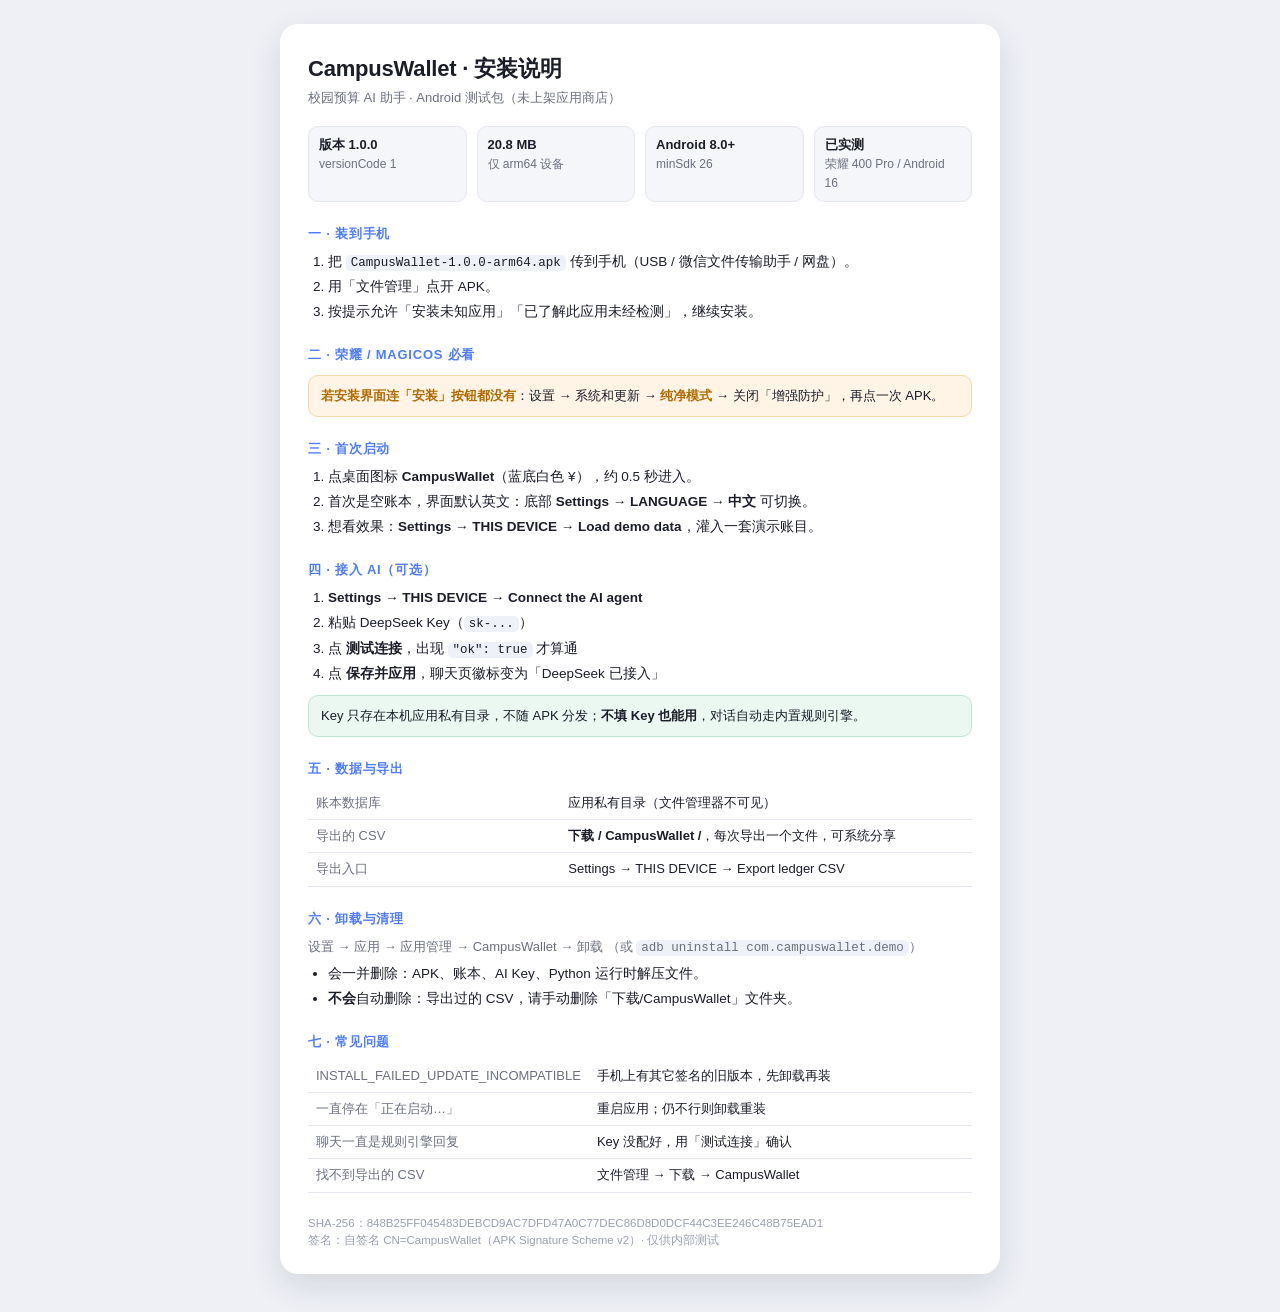
<file: android/install-card.html>
<!DOCTYPE html>
<html lang="zh-CN">
<head>
<meta charset="utf-8">
<meta name="viewport" content="width=device-width, initial-scale=1">
<title>CampusWallet 安装说明卡片</title>
<style>
  :root { color-scheme: light; }
  * { box-sizing: border-box; }
  body {
    margin: 0;
    padding: 24px 16px 40px;
    background: #eef0f6;
    color: #1b1d29;
    font-family: -apple-system, "Segoe UI", "Microsoft YaHei", Roboto, sans-serif;
    line-height: 1.55;
  }
  .card {
    max-width: 720px;
    margin: 0 auto;
    background: #fff;
    border-radius: 18px;
    box-shadow: 0 12px 32px rgba(27, 29, 41, .12);
    padding: 28px 28px 24px;
  }
  h1 { margin: 0 0 2px; font-size: 22px; letter-spacing: -.2px; }
  .sub { margin: 0 0 18px; color: #6b6f80; font-size: 13px; }
  .meta {
    display: grid;
    grid-template-columns: repeat(auto-fit, minmax(150px, 1fr));
    gap: 10px;
    margin: 0 0 20px;
  }
  .meta div {
    background: #f5f6fa;
    border: 1px solid #e6e8f0;
    border-radius: 10px;
    padding: 8px 10px;
    font-size: 12px;
    color: #6b6f80;
  }
  .meta strong { display: block; color: #1b1d29; font-size: 13px; }
  h2 {
    margin: 22px 0 8px;
    font-size: 13px;
    letter-spacing: .06em;
    text-transform: uppercase;
    color: #4f7cff;
  }
  ol, ul { margin: 0; padding-left: 20px; }
  li { margin: 4px 0; font-size: 13.5px; }
  code {
    background: #eef1f8;
    border-radius: 5px;
    padding: 1px 5px;
    font-size: 12.5px;
  }
  .warn {
    margin: 10px 0 0;
    background: #fff4e5;
    border: 1px solid #f5d9a8;
    border-radius: 10px;
    padding: 10px 12px;
    font-size: 13px;
  }
  .warn b { color: #b26a00; }
  .ok {
    margin: 10px 0 0;
    background: #eaf8f1;
    border: 1px solid #bfe6d3;
    border-radius: 10px;
    padding: 10px 12px;
    font-size: 13px;
  }
  table { width: 100%; border-collapse: collapse; font-size: 13px; }
  th, td { text-align: left; padding: 6px 8px; border-bottom: 1px solid #e6e8f0; vertical-align: top; }
  th { color: #6b6f80; font-weight: 500; width: 38%; }
  .foot { margin: 22px 0 0; color: #9aa0b0; font-size: 11.5px; }
  @media print {
    body { background: #fff; padding: 0; }
    .card { box-shadow: none; border-radius: 0; max-width: none; }
    h2 { color: #1b1d29; }
  }
</style>
</head>
<body>
<div class="card">
  <h1>CampusWallet · 安装说明</h1>
  <p class="sub">校园预算 AI 助手 · Android 测试包（未上架应用商店）</p>

  <div class="meta">
    <div><strong>版本 1.0.0</strong>versionCode 1</div>
    <div><strong>20.8 MB</strong>仅 arm64 设备</div>
    <div><strong>Android 8.0+</strong>minSdk 26</div>
    <div><strong>已实测</strong>荣耀 400 Pro / Android 16</div>
  </div>

  <h2>一 · 装到手机</h2>
  <ol>
    <li>把 <code>CampusWallet-1.0.0-arm64.apk</code> 传到手机（USB / 微信文件传输助手 / 网盘）。</li>
    <li>用「文件管理」点开 APK。</li>
    <li>按提示允许「安装未知应用」「已了解此应用未经检测」，继续安装。</li>
  </ol>

  <h2>二 · 荣耀 / MagicOS 必看</h2>
  <div class="warn">
    <b>若安装界面连「安装」按钮都没有</b>：设置 → 系统和更新 → <b>纯净模式</b> → 关闭「增强防护」，再点一次 APK。
  </div>

  <h2>三 · 首次启动</h2>
  <ol>
    <li>点桌面图标 <b>CampusWallet</b>（蓝底白色 ¥），约 0.5 秒进入。</li>
    <li>首次是空账本，界面默认英文：底部 <b>Settings → LANGUAGE → 中文</b> 可切换。</li>
    <li>想看效果：<b>Settings → THIS DEVICE → Load demo data</b>，灌入一套演示账目。</li>
  </ol>

  <h2>四 · 接入 AI（可选）</h2>
  <ol>
    <li><b>Settings → THIS DEVICE → Connect the AI agent</b></li>
    <li>粘贴 DeepSeek Key（<code>sk-...</code>）</li>
    <li>点 <b>测试连接</b>，出现 <code>"ok": true</code> 才算通</li>
    <li>点 <b>保存并应用</b>，聊天页徽标变为「DeepSeek 已接入」</li>
  </ol>
  <div class="ok">
    Key 只存在本机应用私有目录，不随 APK 分发；<b>不填 Key 也能用</b>，对话自动走内置规则引擎。
  </div>

  <h2>五 · 数据与导出</h2>
  <table>
    <tr><th>账本数据库</th><td>应用私有目录（文件管理器不可见）</td></tr>
    <tr><th>导出的 CSV</th><td><b>下载 / CampusWallet /</b>，每次导出一个文件，可系统分享</td></tr>
    <tr><th>导出入口</th><td>Settings → THIS DEVICE → Export ledger CSV</td></tr>
  </table>

  <h2>六 · 卸载与清理</h2>
  <p class="sub" style="margin:0 0 6px">设置 → 应用 → 应用管理 → CampusWallet → 卸载
    （或 <code>adb uninstall com.campuswallet.demo</code>）</p>
  <ul>
    <li>会一并删除：APK、账本、AI Key、Python 运行时解压文件。</li>
    <li><b>不会</b>自动删除：导出过的 CSV，请手动删除「下载/CampusWallet」文件夹。</li>
  </ul>

  <h2>七 · 常见问题</h2>
  <table>
    <tr><th>INSTALL_FAILED_UPDATE_INCOMPATIBLE</th><td>手机上有其它签名的旧版本，先卸载再装</td></tr>
    <tr><th>一直停在「正在启动…」</th><td>重启应用；仍不行则卸载重装</td></tr>
    <tr><th>聊天一直是规则引擎回复</th><td>Key 没配好，用「测试连接」确认</td></tr>
    <tr><th>找不到导出的 CSV</th><td>文件管理 → 下载 → CampusWallet</td></tr>
  </table>

  <p class="foot">
    SHA-256：848B25FF045483DEBCD9AC7DFD47A0C77DEC86D8D0DCF44C3EE246C48B75EAD1<br>
    签名：自签名 CN=CampusWallet（APK Signature Scheme v2）· 仅供内部测试
  </p>
</div>
</body>
</html>
</file>
